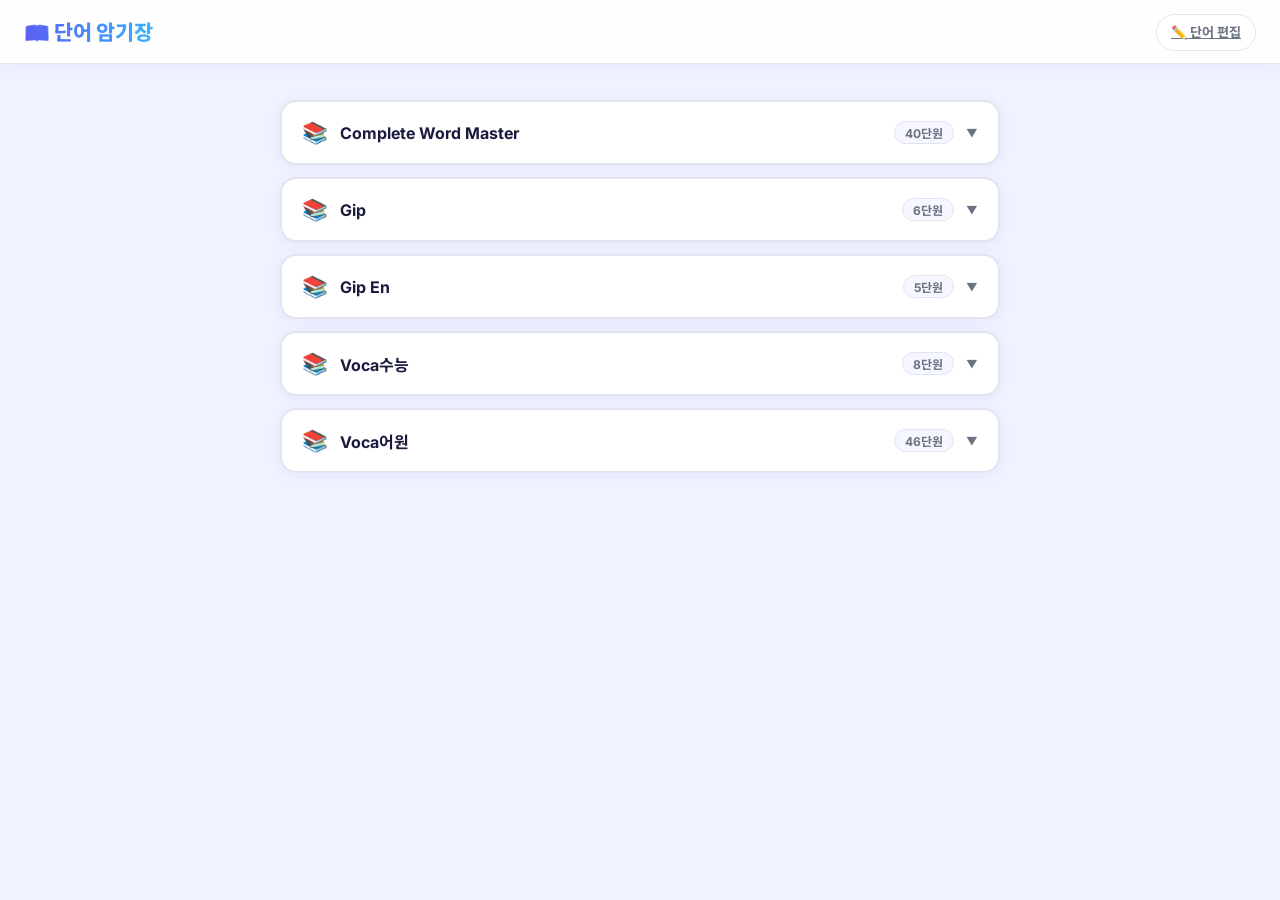
<file: index.html>
<!DOCTYPE html>
<html lang="ko">
<head>
  <meta charset="UTF-8" />
  <meta name="viewport" content="width=device-width, initial-scale=1.0" />
  <title>단어 암기장</title>
  <link rel="preconnect" href="https://fonts.googleapis.com" />
  <link rel="preconnect" href="https://fonts.gstatic.com" crossorigin />
  <link href="https://fonts.googleapis.com/css2?family=Inter:wght@400;600;700&family=Noto+Sans+KR:wght@400;500;700&display=swap" rel="stylesheet" />
  <link rel="stylesheet" href="style.css" />
  <script>if (!new URLSearchParams(location.search).get('file')) location.replace('home.html');</script>
</head>
<body>
  <div id="confetti-container"></div>

  <header>
    <div class="header-inner">
      <a href="home.html" class="ctrl-btn home-btn">← 목록</a>
      <h1 class="logo">📖 단어 암기장</h1>
      <div class="controls">
        <div class="mode-toggle">
          <button id="btn-en-ko" class="mode-btn active" data-mode="en-ko">영어 → 한국어</button>
          <button id="btn-ko-en" class="mode-btn" data-mode="ko-en">한국어 → 영어</button>
        </div>
        <div class="order-controls">
          <button id="btn-order" class="ctrl-btn active-order">순서대로</button>
          <button id="btn-random" class="ctrl-btn">🔀 랜덤</button>
        </div>
        <a href="/editor" class="ctrl-btn">✏️ 단어 편집</a>
        <a id="btn-song" class="ctrl-btn song-link hidden" target="_blank" rel="noopener">🎵 암기송</a>
        <button id="btn-wrong-review" class="ctrl-btn wrong-review-btn" disabled>
          오답 복습 <span id="wrong-count-badge" class="wrong-badge">0</span>
        </button>
      </div>
    </div>
    <div class="game-bar">
      <div class="game-stat" id="streak-stat">
        <span class="stat-icon">🔥</span>
        <span class="stat-val" id="streak-count">0</span>
        <span>연속</span>
      </div>
      <div class="xp-bar-wrap">
        <span class="xp-label" id="xp-label">0 XP</span>
        <div class="xp-bar-track">
          <div id="xp-bar-fill" class="xp-bar-fill" style="width:0%"></div>
        </div>
      </div>
      <div class="game-stat level-stat">
        Lv.<span class="stat-val" id="level-count">1</span>
      </div>
    </div>
    <div class="progress-bar-wrap">
      <div class="progress-bar-track">
        <div id="progress-bar" class="progress-bar-fill"></div>
      </div>
      <span id="progress-label" class="progress-label">0 / 0</span>
    </div>
  </header>

  <main>
    <div id="wrong-mode-banner" class="wrong-mode-banner hidden">
      <span>🔁 오답 복습 모드 — 틀린 단어만 보고 있어요</span>
      <button id="btn-exit-wrong" class="exit-wrong-btn">전체 목록으로 돌아가기</button>
    </div>

    <div class="pagination-bar">
      <button id="btn-prev" class="page-btn">← 이전</button>
      <div class="page-info">
        <span id="page-indicator">1 / 1</span>
        <span id="page-range" class="page-range"></span>
      </div>
      <button id="btn-next" class="page-btn">다음 →</button>
    </div>
    <div class="reveal-all-bar">
      <button id="btn-reveal-all" class="reveal-all-btn">👁 이 페이지 전체 정답 보기</button>
    </div>

    <div id="word-list"></div>

    <div class="pagination-bar bottom">
      <button id="btn-prev-b" class="page-btn">← 이전</button>
      <div class="page-info">
        <span id="page-indicator-b"></span>
        <span id="page-range-b" class="page-range"></span>
      </div>
      <button id="btn-next-b" class="page-btn">다음 →</button>
    </div>

    <div id="completion-banner" class="completion-banner hidden">
      <div class="completion-inner">
        <div class="completion-emoji">🎉</div>
        <h2>전부 맞혔어요!</h2>
        <p id="completion-score"></p>
        <div class="completion-actions">
          <button id="btn-retry-wrong" class="action-btn secondary hidden">틀린 것만 다시</button>
          <button id="btn-retry-all" class="action-btn primary">처음부터 다시</button>
        </div>
      </div>
    </div>
  </main>

  <script src="app.js"></script>
</body>
</html>
</file>
<file: style.css>
/* ─── Reset & Base ─────────────────────────────────────────────── */
*, *::before, *::after { box-sizing: border-box; margin: 0; padding: 0; }

:root {
  --bg: #f0f2ff;
  --surface: #ffffff;
  --surface-2: #f5f6ff;
  --border: #e2e4f0;
  --accent: #5b5ef4;
  --accent-2: #38b2ff;
  --accent-light: #eeeeff;
  --success: #22c55e;
  --success-light: #dcfce7;
  --danger: #ef4444;
  --danger-light: #fee2e2;
  --warn: #f59e0b;
  --warn-light: #fef3c7;
  --text: #1a1a3e;
  --text-dim: #6b7280;
  --radius: 16px;
  --shadow: 0 2px 12px rgba(91,94,244,0.08);
  --shadow-lg: 0 8px 32px rgba(91,94,244,0.12);
}

html { scroll-behavior: smooth; }

body {
  background: var(--bg);
  color: var(--text);
  font-family: 'Inter', 'Noto Sans KR', sans-serif;
  min-height: 100vh;
  font-size: 15px;
  line-height: 1.6;
}

/* ─── Header ────────────────────────────────────────────────────── */
header {
  position: sticky;
  top: 0;
  z-index: 100;
  background: rgba(255,255,255,0.92);
  backdrop-filter: blur(16px);
  border-bottom: 1px solid var(--border);
  padding: 14px 24px 0;
  box-shadow: 0 2px 16px rgba(91,94,244,0.06);
}

.header-inner {
  display: flex;
  align-items: center;
  justify-content: space-between;
  flex-wrap: wrap;
  gap: 12px;
  padding-bottom: 12px;
}

.logo {
  font-size: 1.3rem;
  font-weight: 800;
  background: linear-gradient(90deg, var(--accent), var(--accent-2));
  -webkit-background-clip: text;
  -webkit-text-fill-color: transparent;
  background-clip: text;
  white-space: nowrap;
}

.controls {
  display: flex;
  align-items: center;
  gap: 10px;
  flex-wrap: wrap;
}

/* Mode toggle */
.mode-toggle {
  display: flex;
  background: var(--surface-2);
  border-radius: 50px;
  padding: 3px;
  border: 1px solid var(--border);
}

.mode-btn {
  padding: 7px 16px;
  border: none;
  border-radius: 50px;
  background: transparent;
  color: var(--text-dim);
  font-size: 0.83rem;
  font-weight: 700;
  cursor: pointer;
  transition: all 0.2s;
  font-family: inherit;
}

.mode-btn.active {
  background: linear-gradient(135deg, var(--accent), var(--accent-2));
  color: #fff;
  box-shadow: 0 2px 10px rgba(91,94,244,0.3);
}

/* Ctrl buttons */
.order-controls { display: flex; gap: 8px; }

.ctrl-btn {
  padding: 7px 14px;
  border: 1.5px solid var(--border);
  border-radius: 50px;
  background: var(--surface);
  color: var(--text-dim);
  font-size: 0.82rem;
  font-weight: 700;
  cursor: pointer;
  transition: all 0.2s;
  font-family: inherit;
}

.ctrl-btn:hover { border-color: var(--accent); color: var(--accent); transform: scale(1.03); }
.ctrl-btn.active-order { border-color: var(--accent); color: var(--accent); background: var(--accent-light); }

/* ─── Game Bar ──────────────────────────────────────────────────── */
.game-bar {
  display: flex;
  align-items: center;
  gap: 10px;
  padding-bottom: 12px;
  flex-wrap: wrap;
}

.game-stat {
  display: flex;
  align-items: center;
  gap: 5px;
  background: var(--surface-2);
  border: 1.5px solid var(--border);
  border-radius: 50px;
  padding: 5px 14px;
  font-size: 0.85rem;
  font-weight: 700;
  color: var(--text-dim);
  transition: all 0.3s;
}

.game-stat .stat-icon { font-size: 1rem; }
.game-stat .stat-val { color: var(--text); }

.game-stat.streak-active {
  border-color: #f97316;
  background: #fff7ed;
  color: #f97316;
}
.game-stat.streak-active .stat-val { color: #f97316; }

.level-stat {
  background: linear-gradient(135deg, var(--accent), var(--accent-2));
  border-color: transparent;
  color: #fff;
}
.level-stat .stat-val { color: #fff; }

/* XP bar */
.xp-bar-wrap {
  flex: 1;
  min-width: 120px;
  display: flex;
  align-items: center;
  gap: 8px;
}

.xp-bar-track {
  flex: 1;
  height: 8px;
  background: var(--border);
  border-radius: 99px;
  overflow: hidden;
}

.xp-bar-fill {
  height: 100%;
  background: linear-gradient(90deg, var(--accent), var(--accent-2));
  border-radius: 99px;
  transition: width 0.5s cubic-bezier(0.4,0,0.2,1);
}

.xp-label {
  font-size: 0.75rem;
  font-weight: 700;
  color: var(--text-dim);
  white-space: nowrap;
}

/* ─── Progress Bar ──────────────────────────────────────────────── */
.progress-bar-wrap {
  display: flex;
  align-items: center;
  gap: 10px;
  padding-bottom: 10px;
}

.progress-bar-track {
  flex: 1;
  height: 6px;
  background: var(--border);
  border-radius: 99px;
  overflow: hidden;
}

.progress-bar-fill {
  height: 100%;
  background: linear-gradient(90deg, var(--success), #4ade80);
  border-radius: 99px;
  transition: width 0.4s ease;
  width: 0%;
}

.progress-label {
  font-size: 0.78rem;
  font-weight: 700;
  color: var(--text-dim);
  white-space: nowrap;
}

/* ─── Wrong Review Button ───────────────────────────────────────── */
.wrong-review-btn { position: relative; }

.wrong-review-btn.has-wrong {
  border-color: var(--danger);
  color: var(--danger);
  background: var(--danger-light);
}

.wrong-badge {
  display: inline-flex;
  align-items: center;
  justify-content: center;
  min-width: 18px;
  height: 18px;
  padding: 0 5px;
  border-radius: 99px;
  background: var(--border);
  color: var(--text-dim);
  font-size: 0.72rem;
  font-weight: 700;
  margin-left: 2px;
  transition: background 0.2s, color 0.2s;
}

.has-wrong .wrong-badge { background: var(--danger); color: #fff; }

/* ─── Wrong Mode Banner ─────────────────────────────────────────── */
.wrong-mode-banner {
  display: flex;
  align-items: center;
  justify-content: space-between;
  gap: 12px;
  background: var(--danger-light);
  border: 1.5px solid #fca5a5;
  border-radius: var(--radius);
  padding: 12px 18px;
  margin-bottom: 16px;
  font-size: 0.9rem;
  color: #b91c1c;
  flex-wrap: wrap;
}

.wrong-mode-banner.hidden { display: none; }

.exit-wrong-btn {
  padding: 6px 14px;
  border-radius: 50px;
  border: 1.5px solid #fca5a5;
  background: transparent;
  color: #b91c1c;
  font-size: 0.82rem;
  font-weight: 700;
  cursor: pointer;
  transition: all 0.2s;
  font-family: inherit;
  white-space: nowrap;
}

.exit-wrong-btn:hover { background: #fee2e2; transform: scale(1.03); }

/* ─── Pagination ────────────────────────────────────────────────── */
.pagination-bar {
  display: flex;
  align-items: center;
  justify-content: space-between;
  margin-bottom: 20px;
  gap: 12px;
}

.pagination-bar.bottom { margin-top: 20px; margin-bottom: 0; }

.page-info {
  display: flex;
  flex-direction: column;
  align-items: center;
  gap: 2px;
}

#page-indicator, #page-indicator-b {
  font-size: 1rem;
  font-weight: 800;
  color: var(--text);
}

.page-range { font-size: 0.75rem; color: var(--text-dim); }

.reveal-all-bar {
  text-align: center;
  margin-bottom: 16px;
}

.reveal-all-btn {
  padding: 8px 24px;
  border-radius: 50px;
  border: 1.5px solid var(--warn);
  background: var(--warn-light);
  color: #92400e;
  font-size: 0.85rem;
  font-weight: 700;
  cursor: pointer;
  font-family: inherit;
  transition: all 0.2s;
}

.reveal-all-btn:hover { background: #fde68a; transform: scale(1.03); }

.page-btn {
  padding: 10px 22px;
  border-radius: 50px;
  border: 1.5px solid var(--border);
  background: var(--surface);
  color: var(--text-dim);
  font-size: 0.88rem;
  font-weight: 700;
  cursor: pointer;
  transition: all 0.2s;
  font-family: inherit;
  white-space: nowrap;
  box-shadow: var(--shadow);
}

.page-btn:hover:not(:disabled) {
  border-color: var(--accent);
  color: var(--accent);
  transform: scale(1.03);
  box-shadow: var(--shadow-lg);
}

.page-btn:disabled { opacity: 0.3; cursor: not-allowed; box-shadow: none; }

.page-btn.nudge {
  background: linear-gradient(135deg, var(--accent), var(--accent-2));
  border-color: transparent;
  color: #fff;
  box-shadow: 0 4px 20px rgba(91,94,244,0.4);
  animation: pulse 1.2s ease infinite;
}

@keyframes pulse {
  0%,100% { box-shadow: 0 4px 20px rgba(91,94,244,0.4); }
  50%      { box-shadow: 0 4px 32px rgba(91,94,244,0.7); }
}

/* ─── Main ──────────────────────────────────────────────────────── */
main {
  max-width: 900px;
  margin: 0 auto;
  padding: 28px 20px 80px;
}

/* ─── Word List ─────────────────────────────────────────────────── */
#word-list { display: flex; flex-direction: column; gap: 14px; }

.word-row {
  display: grid;
  grid-template-columns: 40px 1fr auto auto auto;
  align-items: center;
  gap: 16px;
  background: var(--surface);
  border: 2px solid var(--border);
  border-radius: var(--radius);
  padding: 20px 22px;
  transition: border-color 0.2s, box-shadow 0.2s, background 0.3s;
  box-shadow: var(--shadow);
}

.word-row:hover { border-color: #c7c9f0; box-shadow: var(--shadow-lg); }

.word-row.correct {
  border-color: var(--success);
  background: var(--success-light);
}

.word-row.wrong {
  border-color: var(--danger);
  background: var(--danger-light);
}

.word-row.revealed {
  border-color: var(--warn);
  background: var(--warn-light);
}

/* Animations */
@keyframes shake {
  0%,100% { transform: translateX(0); }
  20% { transform: translateX(-7px); }
  40% { transform: translateX(7px); }
  60% { transform: translateX(-4px); }
  80% { transform: translateX(4px); }
}
.word-row.shake { animation: shake 0.35s ease; }

@keyframes flash-green {
  0% { background: #bbf7d0; }
  100% { background: var(--success-light); }
}
.word-row.flash { animation: flash-green 0.5s ease; }

/* Row parts */
.row-num {
  font-size: 0.8rem;
  font-weight: 800;
  color: var(--text-dim);
  text-align: center;
  background: var(--surface-2);
  border-radius: 8px;
  padding: 4px 0;
}

.row-prompt {
  font-size: 1.25rem;
  font-weight: 800;
  color: var(--text);
  word-break: break-word;
  letter-spacing: -0.02em;
}

.row-input-col { display: flex; flex-direction: column; gap: 4px; max-width: 280px; min-width: 0; }

.row-input {
  width: 220px;
  padding: 10px 16px;
  background: var(--surface-2);
  border: 2px solid var(--border);
  border-radius: 10px;
  color: var(--text);
  font-size: 0.95rem;
  font-family: inherit;
  font-weight: 600;
  transition: border-color 0.2s, box-shadow 0.2s;
  outline: none;
}

.row-input:focus {
  border-color: var(--accent);
  box-shadow: 0 0 0 3px rgba(91,94,244,0.12);
  background: #fff;
}

.word-row.correct .row-input,
.word-row.wrong .row-input,
.word-row.revealed .row-input {
  pointer-events: none;
  opacity: 0.8;
}

.row-input-wrap {
  display: flex;
  align-items: center;
  gap: 6px;
}

.mic-btn {
  flex-shrink: 0;
  width: 36px;
  height: 36px;
  border-radius: 50%;
  border: 1.5px solid var(--border);
  background: var(--surface);
  cursor: pointer;
  font-size: 1rem;
  display: flex;
  align-items: center;
  justify-content: center;
  transition: all 0.2s;
  padding: 0;
}

.mic-btn:hover { border-color: var(--accent); transform: scale(1.1); }

.mic-btn.listening {
  border-color: var(--danger);
  background: var(--danger-light);
  animation: mic-pulse 1s ease infinite;
}

@keyframes mic-pulse {
  0%,100% { box-shadow: 0 0 0 0 rgba(239,68,68,0.4); }
  50%      { box-shadow: 0 0 0 7px rgba(239,68,68,0); }
}

.row-answer-hint {
  font-size: 0.82rem;
  font-weight: 700;
  display: none;
  align-items: center;
  gap: 8px;
  flex-wrap: wrap;
}

.override-btn {
  padding: 3px 10px;
  border-radius: 50px;
  border: 1.5px solid var(--text-dim);
  background: var(--surface-2);
  color: var(--text-dim);
  font-size: 0.75rem;
  font-weight: 700;
  cursor: pointer;
  font-family: inherit;
  transition: all 0.15s;
  white-space: nowrap;
}

.override-btn:hover { border-color: var(--accent); color: var(--accent); background: var(--accent-light); transform: scale(1.05); }

.row-tip {
  display: none;
  font-size: 0.8rem;
  color: var(--accent);
  line-height: 1.4;
  font-style: italic;
  margin-top: 2px;
  word-break: break-word;
  overflow-wrap: break-word;
  white-space: normal;
}

/* Buttons */
.row-btn-group { display: flex; gap: 8px; }

.row-btn {
  padding: 9px 16px;
  border-radius: 10px;
  border: none;
  font-size: 0.83rem;
  font-weight: 700;
  cursor: pointer;
  transition: all 0.2s;
  white-space: nowrap;
  font-family: inherit;
}

.row-btn:hover { transform: scale(1.05); }
.row-btn:active { transform: scale(0.97); }

.btn-reveal {
  background: linear-gradient(135deg, var(--accent), var(--accent-2));
  color: #fff;
  box-shadow: 0 2px 10px rgba(91,94,244,0.25);
}

.btn-reveal:hover { box-shadow: 0 4px 16px rgba(91,94,244,0.4); }

.word-row.correct .btn-reveal,
.word-row.wrong .btn-reveal,
.word-row.revealed .btn-reveal {
  opacity: 0;
  pointer-events: none;
}

/* Status icon */
.row-status {
  font-size: 1.4rem;
  width: 32px;
  text-align: center;
  transition: transform 0.3s cubic-bezier(0.34,1.56,0.64,1);
}

@keyframes pop {
  0% { transform: scale(0); }
  100% { transform: scale(1); }
}
.row-status.pop { animation: pop 0.3s cubic-bezier(0.34,1.56,0.64,1); }

/* ─── Floating XP ───────────────────────────────────────────────── */
.xp-float {
  position: fixed;
  font-size: 1.1rem;
  font-weight: 900;
  color: var(--accent);
  pointer-events: none;
  z-index: 500;
  animation: xp-rise 1s ease forwards;
}

@keyframes xp-rise {
  0%   { opacity: 1; transform: translateY(0) scale(1); }
  100% { opacity: 0; transform: translateY(-60px) scale(1.3); }
}

.stt-error-toast {
  position: fixed;
  bottom: 24px;
  left: 50%;
  transform: translateX(-50%);
  background: #1f2937;
  color: #fff;
  font-size: 0.88rem;
  font-weight: 600;
  padding: 12px 20px;
  border-radius: 50px;
  box-shadow: 0 8px 24px rgba(0,0,0,0.2);
  z-index: 600;
  white-space: nowrap;
  animation: toast-in 4s ease forwards;
  max-width: 90vw;
  text-align: center;
  white-space: normal;
}

.streak-toast {
  position: fixed;
  top: 80px;
  left: 50%;
  transform: translateX(-50%);
  background: linear-gradient(135deg, #f97316, #ef4444);
  color: #fff;
  font-size: 1.1rem;
  font-weight: 900;
  padding: 12px 28px;
  border-radius: 50px;
  box-shadow: 0 8px 32px rgba(249,115,22,0.4);
  z-index: 600;
  animation: toast-in 2s ease forwards;
  white-space: nowrap;
}

@keyframes toast-in {
  0%   { opacity: 0; transform: translateX(-50%) translateY(-10px) scale(0.9); }
  15%  { opacity: 1; transform: translateX(-50%) translateY(0) scale(1); }
  75%  { opacity: 1; }
  100% { opacity: 0; transform: translateX(-50%) translateY(-10px); }
}

/* ─── Completion Banner ─────────────────────────────────────────── */
.completion-banner {
  margin-top: 40px;
  border-radius: 20px;
  background: linear-gradient(135deg, #eeeeff, #e0f2fe);
  border: 2px solid #c7c9f0;
  padding: 48px 24px;
  text-align: center;
  box-shadow: var(--shadow-lg);
}

.completion-banner.hidden { display: none; }

.completion-emoji { font-size: 4rem; margin-bottom: 12px; }

.completion-banner h2 {
  font-size: 1.8rem;
  font-weight: 900;
  background: linear-gradient(90deg, var(--accent), var(--accent-2));
  -webkit-background-clip: text;
  -webkit-text-fill-color: transparent;
  background-clip: text;
  margin-bottom: 8px;
}

.completion-banner p { color: var(--text-dim); font-size: 1rem; margin-bottom: 28px; }

.completion-actions { display: flex; gap: 12px; justify-content: center; flex-wrap: wrap; }

.action-btn {
  padding: 13px 30px;
  border-radius: 50px;
  font-size: 0.95rem;
  font-weight: 800;
  cursor: pointer;
  transition: all 0.2s;
  font-family: inherit;
}

.action-btn.primary {
  background: linear-gradient(135deg, var(--accent), var(--accent-2));
  border: none;
  color: #fff;
  box-shadow: 0 4px 16px rgba(91,94,244,0.35);
}

.action-btn.primary:hover { transform: scale(1.04); box-shadow: 0 6px 24px rgba(91,94,244,0.5); }

.action-btn.secondary {
  background: var(--surface);
  border: 2px solid var(--border);
  color: var(--text-dim);
}

.action-btn.secondary:hover { border-color: var(--accent); color: var(--accent); transform: scale(1.04); }

/* ─── Error ─────────────────────────────────────────────────────── */
.error-msg {
  margin-top: 60px;
  text-align: center;
  color: var(--danger);
  font-size: 1.1rem;
  padding: 40px;
  background: var(--danger-light);
  border: 2px solid #fca5a5;
  border-radius: var(--radius);
}

/* ─── Confetti ──────────────────────────────────────────────────── */
#confetti-container {
  position: fixed;
  top: 0; left: 0;
  width: 100%; height: 100%;
  pointer-events: none;
  z-index: 999;
  overflow: hidden;
}

.confetti-piece {
  position: absolute;
  top: -10px;
  opacity: 0;
  animation: confetti-fall linear forwards;
}

@keyframes confetti-fall {
  0%   { opacity: 1; transform: translateY(0) rotate(0deg); }
  100% { opacity: 0; transform: translateY(100vh) rotate(720deg); }
}

/* ─── Responsive ────────────────────────────────────────────────── */
@media (max-width: 768px) {
  .word-row {
    grid-template-columns: 32px 1fr auto;
    grid-template-rows: auto auto auto;
    gap: 10px;
  }

  .row-num { grid-row: 1; grid-column: 1; }
  .row-prompt { grid-row: 1; grid-column: 2 / 4; font-size: 1.1rem; }
  .row-input-col { grid-row: 2; grid-column: 1 / 4; }
  .row-input { width: 100%; }
  .row-btn-group { grid-row: 3; grid-column: 1 / 4; }
  .row-status { grid-row: 1; grid-column: 3; }
}

@media (max-width: 480px) {
  header { padding: 12px 14px 0; }
  main { padding: 16px 12px 60px; }
  .logo { font-size: 1.1rem; }
  .mode-btn { padding: 6px 10px; font-size: 0.78rem; }
}

/* ─── Home (Selector) Page ──────────────────────────────────────── */
.home-main {
  max-width: 760px;
  margin: 0 auto;
  padding: 36px 20px 80px;
}

.home-group { margin-bottom: 40px; }

.group-heading {
  font-size: 0.78rem;
  font-weight: 800;
  text-transform: uppercase;
  letter-spacing: 0.1em;
  color: var(--text-dim);
  margin-bottom: 14px;
  padding-bottom: 8px;
  border-bottom: 2px solid var(--border);
}

.books-wrap { display: flex; flex-direction: column; gap: 12px; }

/* Book card */
.book-card {
  background: var(--surface);
  border: 2px solid var(--border);
  border-radius: var(--radius);
  box-shadow: var(--shadow);
  overflow: hidden;
  transition: border-color 0.18s, box-shadow 0.18s;
}

.book-card.open {
  border-color: var(--accent);
  box-shadow: var(--shadow-lg);
}

.book-card-header {
  display: flex;
  align-items: center;
  gap: 12px;
  width: 100%;
  padding: 18px 20px;
  background: none;
  border: none;
  cursor: pointer;
  text-align: left;
  color: var(--text);
  font-family: inherit;
  font-size: 1rem;
  font-weight: 700;
  transition: background 0.15s;
}

.book-card-header:hover { background: var(--accent-light); }
.book-card.open .book-card-header { background: var(--accent-light); color: var(--accent); }

.book-icon { font-size: 1.3rem; flex-shrink: 0; }

.book-card-name { flex: 1; }

.book-badge {
  font-size: 0.75rem;
  font-weight: 700;
  background: var(--surface-2);
  border: 1px solid var(--border);
  color: var(--text-dim);
  padding: 2px 10px;
  border-radius: 99px;
  flex-shrink: 0;
}

.book-card.open .book-badge {
  background: var(--accent);
  color: #fff;
  border-color: var(--accent);
}

.book-chevron {
  font-size: 0.7rem;
  color: var(--text-dim);
  flex-shrink: 0;
  transition: color 0.15s;
}
.book-card.open .book-chevron { color: var(--accent); }

/* Chapter list */
.book-chapters {
  display: none;
  flex-wrap: wrap;
  gap: 8px;
  padding: 16px 20px 20px;
  border-top: 1px solid var(--border);
  background: var(--surface-2);
}
.book-card.open .book-chapters { display: flex; }

.chapter-item {
  display: inline-flex;
  align-items: center;
  gap: 4px;
}

.song-link { background: var(--accent); color: #fff !important; }
.song-link:hover { background: #4547d4; color: #fff !important; transform: translateY(-1px); }
.song-link.hidden { display: none; }

.song-btn {
  display: inline-flex;
  align-items: center;
  justify-content: center;
  width: 26px;
  height: 26px;
  border-radius: 50%;
  background: var(--accent);
  color: #fff;
  font-size: 0.75rem;
  text-decoration: none;
  flex-shrink: 0;
  transition: transform 0.15s, box-shadow 0.15s;
}
.song-btn:hover {
  transform: scale(1.15);
  box-shadow: 0 2px 8px rgba(91,94,244,0.4);
}

.chapter-link {
  display: inline-flex;
  align-items: center;
  padding: 8px 16px;
  background: var(--surface);
  border: 2px solid var(--border);
  border-radius: 99px;
  text-decoration: none;
  color: var(--text);
  font-weight: 600;
  font-size: 0.9rem;
  transition: all 0.15s;
}
.chapter-link:hover {
  border-color: var(--accent);
  color: var(--accent);
  transform: translateY(-1px);
  box-shadow: var(--shadow);
}

.home-empty {
  text-align: center;
  color: var(--text-dim);
  margin-top: 60px;
  font-size: 1rem;
}

/* ─── Editor Page ───────────────────────────────────────────────── */
.editor-main {
  max-width: 900px;
  margin: 0 auto;
  padding: 28px 20px 80px;
  display: flex;
  flex-direction: column;
  gap: 20px;
}

.editor-card {
  background: var(--surface);
  border: 2px solid var(--border);
  border-radius: var(--radius);
  padding: 24px;
  box-shadow: var(--shadow);
}

.editor-card h2 {
  font-size: 0.9rem;
  font-weight: 800;
  color: var(--text-dim);
  text-transform: uppercase;
  letter-spacing: 0.06em;
  margin-bottom: 18px;
}

.editor-form {
  display: flex;
  flex-direction: column;
  gap: 14px;
}

.editor-field {
  display: flex;
  flex-direction: column;
  gap: 6px;
}

.editor-field label {
  font-size: 0.82rem;
  font-weight: 700;
  color: var(--text-dim);
}

.label-hint {
  font-weight: 400;
  font-size: 0.78rem;
  color: #aaa;
}

.editor-input {
  padding: 10px 16px;
  background: var(--surface-2);
  border: 2px solid var(--border);
  border-radius: 10px;
  color: var(--text);
  font-size: 0.95rem;
  font-family: inherit;
  font-weight: 600;
  outline: none;
  transition: border-color 0.2s, box-shadow 0.2s;
}

.editor-input:focus {
  border-color: var(--accent);
  box-shadow: 0 0 0 3px rgba(91,94,244,0.12);
  background: #fff;
}

.editor-input.input-error {
  border-color: var(--danger);
  animation: shake 0.35s ease;
}

.add-btn {
  align-self: flex-end;
  padding: 11px 24px;
  background: linear-gradient(135deg, var(--accent), var(--accent-2));
  color: #fff;
  border: none;
  border-radius: 10px;
  font-size: 0.9rem;
  font-weight: 800;
  cursor: pointer;
  font-family: inherit;
  box-shadow: 0 2px 10px rgba(91,94,244,0.25);
  transition: all 0.2s;
}

.add-btn:hover { transform: scale(1.04); box-shadow: 0 4px 16px rgba(91,94,244,0.4); }
.add-btn:active { transform: scale(0.97); }

.no-key-notice {
  margin-top: 14px;
  padding: 10px 14px;
  background: var(--warn-light);
  border: 1.5px solid #fcd34d;
  border-radius: 10px;
  font-size: 0.82rem;
  color: #92400e;
}

.no-key-notice code {
  background: rgba(0,0,0,0.07);
  padding: 1px 5px;
  border-radius: 4px;
  font-size: 0.8rem;
}

/* Table header row */
.table-header-row {
  display: flex;
  align-items: center;
  justify-content: space-between;
  margin-bottom: 14px;
  gap: 12px;
}

.table-header-row h2 { margin-bottom: 0; }

.word-count-badge {
  display: inline-flex;
  align-items: center;
  justify-content: center;
  min-width: 22px;
  height: 22px;
  padding: 0 6px;
  background: var(--accent);
  color: #fff;
  border-radius: 99px;
  font-size: 0.75rem;
  font-weight: 800;
  margin-left: 8px;
  vertical-align: middle;
}

.batch-btn {
  font-size: 0.82rem;
  padding: 7px 14px;
  border-color: var(--accent);
  color: var(--accent);
  background: var(--accent-light);
}

.batch-btn:hover { background: #dddeff; }

/* Word table */
.table-wrap { overflow-x: auto; }

.word-table {
  width: 100%;
  border-collapse: collapse;
}

.word-table th {
  text-align: left;
  font-size: 0.76rem;
  font-weight: 800;
  color: var(--text-dim);
  text-transform: uppercase;
  letter-spacing: 0.05em;
  padding: 8px 12px;
  border-bottom: 2px solid var(--border);
  white-space: nowrap;
}

.word-table td {
  padding: 11px 12px;
  border-bottom: 1px solid var(--border);
  font-size: 0.9rem;
  vertical-align: middle;
}

.word-table tr:last-child td { border-bottom: none; }
.word-table tr:hover td { background: var(--surface-2); }

.row-num-cell {
  font-size: 0.78rem;
  font-weight: 800;
  color: var(--text-dim);
  width: 32px;
  text-align: center;
}

.en-cell { font-weight: 700; color: var(--text); }

.ko-cell { color: var(--text-dim); }

.tip-cell {
  font-size: 0.8rem;
  color: var(--accent);
  font-style: italic;
  max-width: 180px;
}

.tip-gen-btn {
  padding: 4px 10px;
  border-radius: 6px;
  border: 1.5px solid var(--accent);
  background: var(--accent-light);
  color: var(--accent);
  font-size: 0.76rem;
  font-weight: 700;
  cursor: pointer;
  font-family: inherit;
  transition: all 0.15s;
  white-space: nowrap;
}

.tip-gen-btn:hover { background: #dddeff; }

/* Spinner */
.tip-spinner {
  display: inline-block;
  width: 14px;
  height: 14px;
  border: 2px solid var(--border);
  border-top-color: var(--accent);
  border-radius: 50%;
  animation: spin 0.7s linear infinite;
  vertical-align: middle;
}

@keyframes spin { to { transform: rotate(360deg); } }

.del-btn {
  background: none;
  border: none;
  cursor: pointer;
  font-size: 1rem;
  opacity: 0.5;
  transition: opacity 0.15s;
  padding: 4px;
}

.del-btn:hover { opacity: 1; }

.empty-msg {
  text-align: center;
  color: var(--text-dim);
  font-size: 0.88rem;
  padding: 32px 0 !important;
}

/* Autocomplete dropdown */
.ac-dropdown {
  position: fixed;
  background: var(--surface);
  border: 1.5px solid var(--border);
  border-radius: 12px;
  box-shadow: var(--shadow-lg);
  z-index: 300;
  overflow: hidden;
  padding: 4px 0;
}

.ac-dropdown.hidden { display: none; }

.ac-dropdown li {
  padding: 9px 16px;
  cursor: pointer;
  font-size: 0.9rem;
  font-weight: 600;
  list-style: none;
  color: var(--text);
  transition: background 0.1s;
}

.ac-dropdown li:hover,
.ac-dropdown li.ac-active {
  background: var(--accent-light);
  color: var(--accent);
}

/* Save section */
.save-path-row {
  display: flex;
  align-items: flex-end;
  gap: 8px;
  flex-wrap: wrap;
  margin-bottom: 12px;
}

.save-path-row .editor-field { flex: 1; min-width: 140px; }

.path-sep {
  font-size: 1.4rem;
  font-weight: 700;
  color: var(--text-dim);
  padding-bottom: 8px;
  flex-shrink: 0;
}

.path-preview {
  font-size: 0.8rem;
  color: var(--text-dim);
  background: var(--surface-2);
  border: 1px solid var(--border);
  border-radius: 8px;
  padding: 6px 12px;
  margin-bottom: 14px;
  font-family: monospace;
  min-height: 1.8em;
}

.save-bar {
  display: flex;
  align-items: flex-end;
  gap: 14px;
  flex-wrap: wrap;
}

.save-name-field { flex: 1; min-width: 200px; }

.filename-wrap {
  display: flex;
  align-items: center;
  gap: 6px;
}

.filename-input { flex: 1; }

.filename-ext {
  font-size: 0.9rem;
  font-weight: 700;
  color: var(--text-dim);
  white-space: nowrap;
}

.save-btn { white-space: nowrap; align-self: flex-end; }

.save-status {
  margin-top: 14px;
  font-size: 0.9rem;
  font-weight: 700;
  min-height: 1.4em;
}

.save-status.ok { color: var(--success); }
.save-status.err { color: var(--danger); }

.quiz-link {
  color: var(--accent);
  text-decoration: none;
  font-weight: 700;
}

.quiz-link:hover { text-decoration: underline; }
</file>
